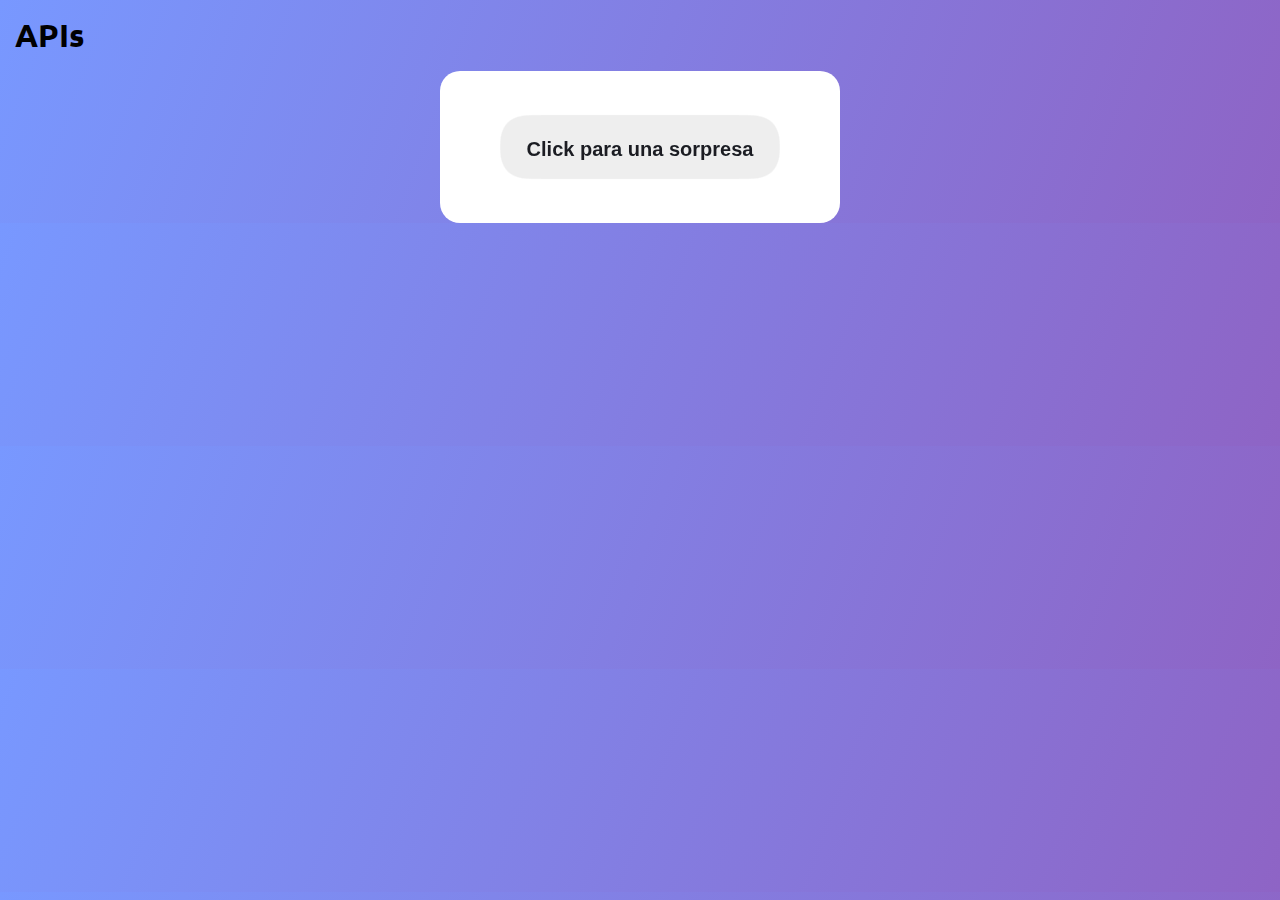
<file: Clase 17/index.html>
<!DOCTYPE html>
<html lang="es">

<head>
    <meta charset="UTF-8">
    <meta http-equiv="X-UA-Compatible" content="IE=edge">
    <meta name="viewport" content="width=device-width, initial-scale=1.0">
    <title>Practicando con APIs</title>
    <link rel="stylesheet" href="./css/styles.css">
</head>

<body>
    <h1>APIs</h1>

    <main>

        <div class="wrapper" id="random">
            <a class="button" href="#">Click para una sorpresa</a>
        </div>

        <!-- Filter: https://css-tricks.com/gooey-effect/ -->
        <svg style="visibility: hidden; position: absolute;" width="0" height="0" xmlns="http://www.w3.org/2000/svg"
            version="1.1">
            <defs>
                <filter id="goo">
                    <feGaussianBlur in="SourceGraphic" stdDeviation="10" result="blur" />
                    <feColorMatrix in="blur" mode="matrix" values="1 0 0 0 0  0 1 0 0 0  0 0 1 0 0  0 0 0 19 -9"
                        result="goo" />
                    <feComposite in="SourceGraphic" in2="goo" operator="atop" />
                </filter>
            </defs>
        </svg>
        <div class="tarjeta">

        </div>
    </main>


    <script src="./js/index.js"></script>
</body>

</html>
</file>
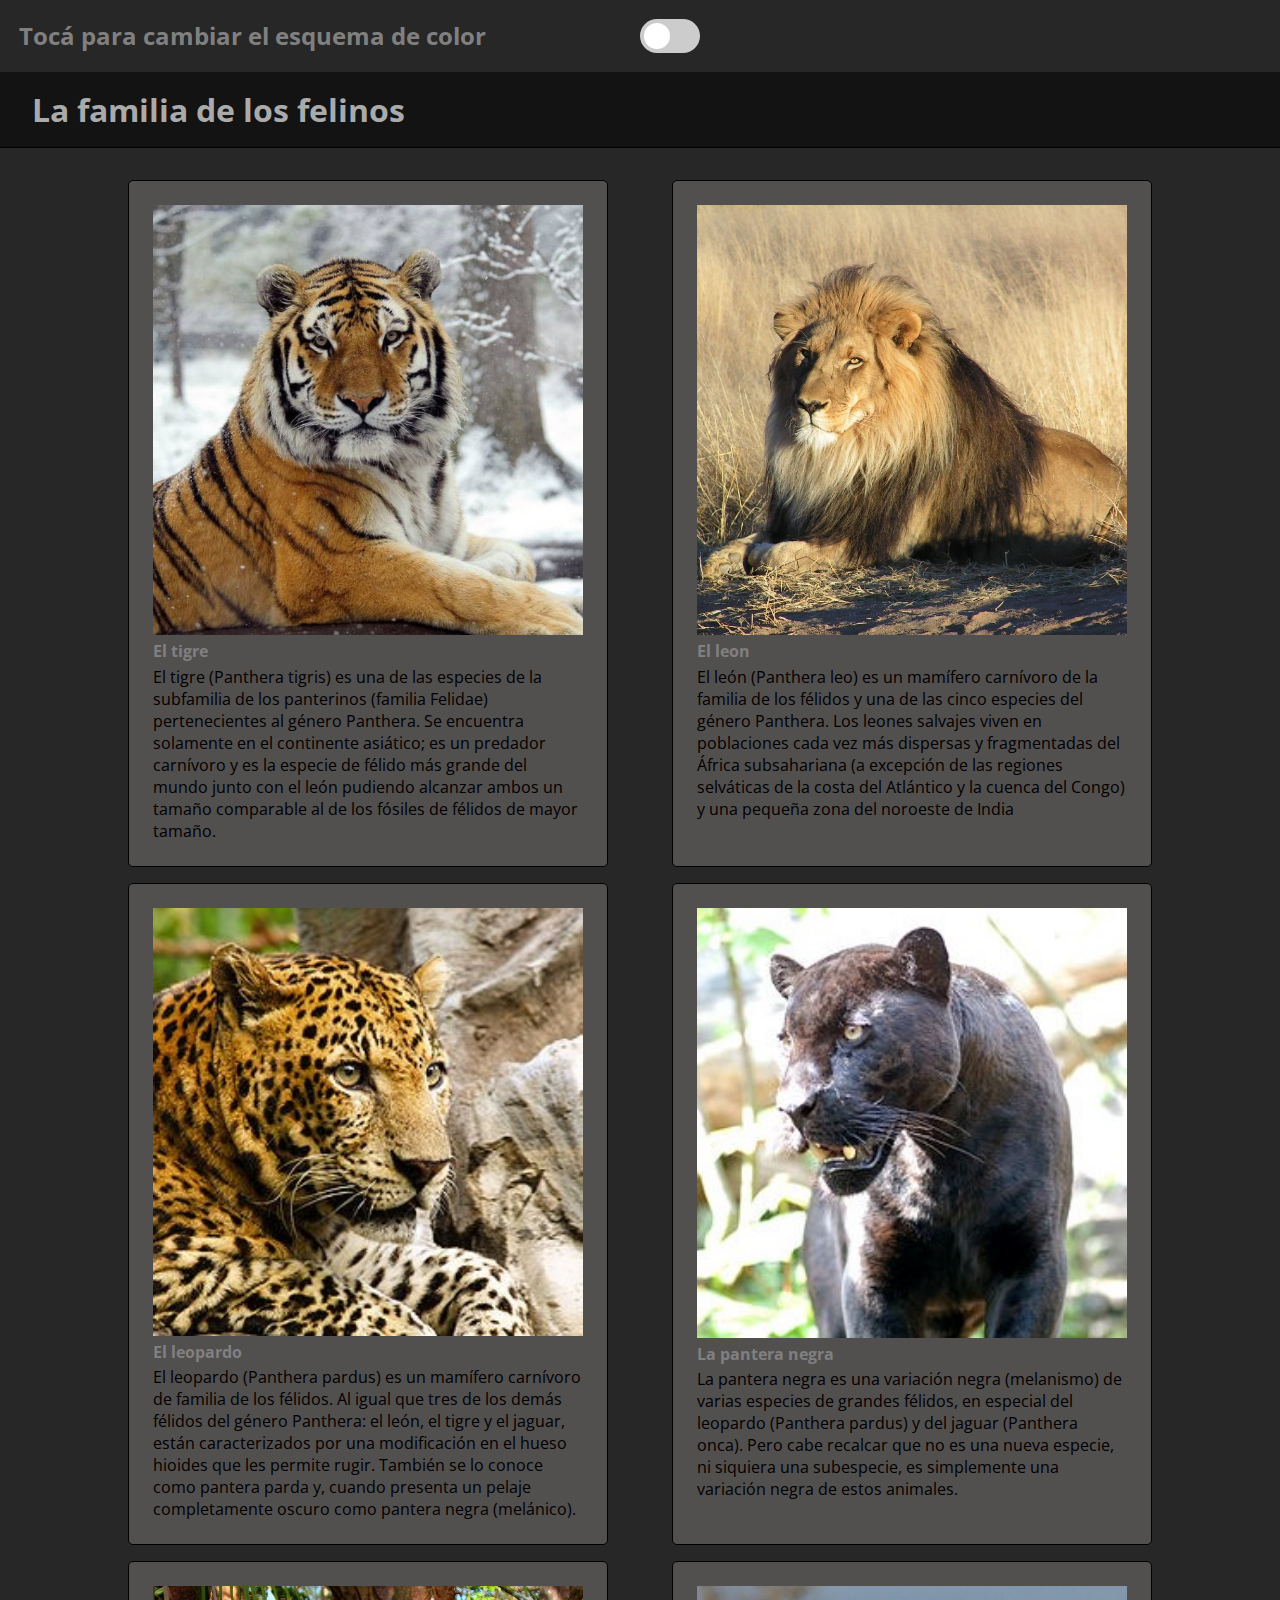
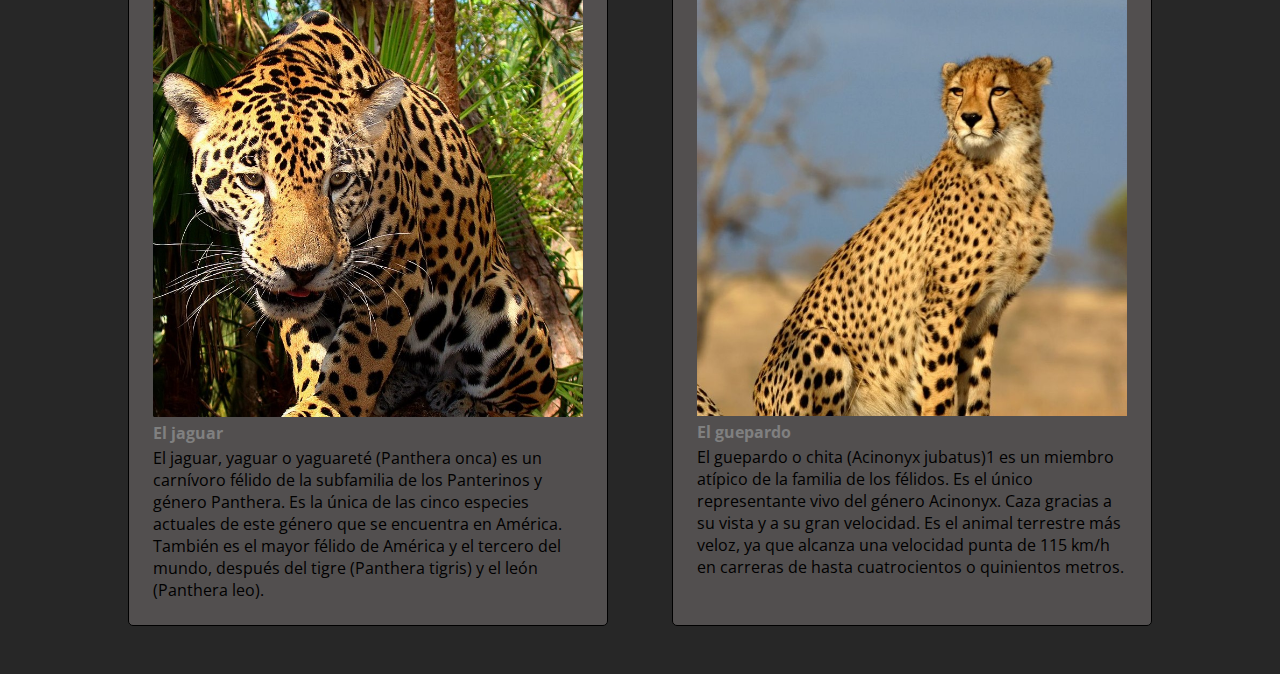
<file: DarkModeButton/index.html>
<!DOCTYPE html>
<html lang="es">
  <head>
    <meta charset="UTF-8" />
    <meta http-equiv="X-UA-Compatible" content="IE=edge" />
    <meta name="viewport" content="width=device-width, initial-scale=1.0" />
    <link rel="stylesheet" href="./css/style.css" />
    <title>Clase 5</title>
  </head>

  <body class="dark">
    <!-- Rounded switch -->
    <div id="modo">
      <h2>Tocá para cambiar el esquema de color</h2>
      <label class="switch">
        <input type="checkbox" onclick="darkMode()" />
        <!-- cuando le das click al boton, vas a ejecutar el darkmode-->
        <!-- el checkbox despues lo ocultas en el css y lo cambias x el botón-->
        <span class="slider round"></span>
      </label>
    </div>
    <h1>La familia de los felinos</h1>
    <div class="contenedor">
      <div class="item">
        <img src="./imagenes/tiger.jpg" />
        <h2>El tigre</h2>
        <p>
          El tigre (Panthera tigris) es una de las especies​ de la subfamilia de
          los panterinos (familia Felidae) pertenecientes al género Panthera. Se
          encuentra solamente en el continente asiático; es un predador
          carnívoro y es la especie de félido más grande del mundo junto con el
          león pudiendo alcanzar ambos un tamaño comparable al de los fósiles de
          félidos de mayor tamaño.
        </p>
      </div>
      <div class="item">
        <img src="./imagenes/leon.jpg" />
        <h2>El leon</h2>
        <p>
          El león (Panthera leo) es un mamífero carnívoro de la familia de los
          félidos y una de las cinco especies del género Panthera. Los leones
          salvajes viven en poblaciones cada vez más dispersas y fragmentadas
          del África subsahariana (a excepción de las regiones selváticas de la
          costa del Atlántico y la cuenca del Congo) y una pequeña zona del
          noroeste de India
        </p>
      </div>
      <div class="item">
        <img src="./imagenes/leopardo.jpg" />
        <h2>El leopardo</h2>
        <p>
          El leopardo (Panthera pardus) es un mamífero carnívoro de familia de
          los félidos. Al igual que tres de los demás félidos del género
          Panthera: el león, el tigre y el jaguar, están caracterizados por una
          modificación en el hueso hioides que les permite rugir. También se lo
          conoce como pantera parda y, cuando presenta un pelaje completamente
          oscuro como pantera negra (melánico).
        </p>
      </div>
      <div class="item">
        <img src="./imagenes/pantera-negra.jpg" />
        <h2>La pantera negra</h2>
        <p>
          La pantera negra es una variación negra (melanismo) de varias especies
          de grandes félidos, en especial del leopardo (Panthera pardus) y del
          jaguar (Panthera onca). Pero cabe recalcar que no es una nueva
          especie, ni siquiera una subespecie, es simplemente una variación
          negra de estos animales.
        </p>
      </div>
      <div class="item">
        <img src="./imagenes/jaguar.jpg" />
        <h2>El jaguar</h2>
        <p>
          El jaguar, yaguar o yaguareté (Panthera onca) es un carnívoro félido
          de la subfamilia de los Panterinos y género Panthera. Es la única de
          las cinco especies actuales de este género que se encuentra en
          América. También es el mayor félido de América y el tercero del mundo,
          después del tigre (Panthera tigris) y el león (Panthera leo).
        </p>
      </div>
      <div class="item">
        <img src="./imagenes/chita.jpg" />
        <h2>El guepardo</h2>
        <p>
          El guepardo o chita (Acinonyx jubatus)1​ es un miembro atípico de la
          familia de los félidos. Es el único representante vivo del género
          Acinonyx. Caza gracias a su vista y a su gran velocidad. Es el animal
          terrestre más veloz, ya que alcanza una velocidad punta de 115 km/h en
          carreras de hasta cuatrocientos o quinientos metros.
        </p>
      </div>
    </div>
    <script src="./js/darkmode.js"></script>
  </body>
</html>
</file>
<file: Clase 17/css/styles.css>
@import url("https://fonts.googleapis.com/css2?family=Ubuntu:wght@300;400;700&display=swap");

:root {
  --primary: #7898ff;
  --secondary: #8e64c5;
  --app-grey: #f2f2f2;
  --bg: #1a1e24;
  --color: #eee;
  --font: Montserrat, Roboto, Helvetica, Arial, sans-serif;
}

* {
  padding: 0;
  margin: 0;
  box-sizing: border-box;
  font-family: "Ubuntu", sans-serif;
}

body {
  background: linear-gradient(110deg, var(--primary), var(--secondary));
}
h1 {
  padding: 15px;
}
main {
  background-color: white;
  text-align: center;
  width: 400px;
  border-radius: 20px;
  margin: 0 auto;
  padding: 20px;
}
main button {
  padding: 5px 15px;
  margin: 15px 0;
}
main img {
  width: 100%;
}

.wrapper {
  padding: 1.5rem 0;
  filter: url("#goo");
}

.button {
  display: inline-block;
  text-align: center;
  background: var(--color);
  color: var(--bg);
  font-weight: bold;
  padding: 1.18em 1.32em 1.03em;
  line-height: 1;
  border-radius: 1em;
  position: relative;
  min-width: 8.23em;
  text-decoration: none;
  font-family: var(--font);
  font-size: 1.25rem;
}

.button:before,
.button:after {
  width: 4.4em;
  height: 2.95em;
  position: absolute;
  content: "";
  display: inline-block;
  background: var(--color);
  border-radius: 50%;
  transition: transform 1s ease;
  transform: scale(0);
  z-index: -1;
}

.button:before {
  top: -25%;
  left: 20%;
}

.button:after {
  bottom: -25%;
  right: 20%;
}

.button:hover:before,
.button:hover:after {
  transform: none;
}
</file>
<file: DarkModeButton/css/style.css>
@import url('https://fonts.googleapis.com/css2?family=Open+Sans:wght@300;400&display=swap');

* {
  margin: 0;
  padding: 0;
  font-family: 'Open Sans', sans-serif;
}

body {
  background-color: rgb(219, 219, 219);
}

#modo{
  display: grid;
  grid-template-columns: 1fr 1fr;
  align-content: center;
  padding: 1.5%;
}

/* The switch - the box around the slider */
.switch {
  position: relative;
  display: inline-block;
  width: 60px;
  height: 34px;
}

/* Hide default HTML checkbox */
.switch input {
  opacity: 0;
  width: 0;
  height: 0;
}

/* The slider */
.slider {
  position: absolute;
  cursor: pointer;
  top: 0;
  left: 0;
  right: 0;
  bottom: 0;
  background-color: #ccc;
  -webkit-transition: .4s;
  transition: .4s;
}

.slider:before {
  position: absolute;
  content: "";
  height: 26px;
  width: 26px;
  left: 4px;
  bottom: 4px;
  background-color: white;
  -webkit-transition: .4s;
  transition: .4s;
}

input:checked + .slider {
  background-color: rgb(19, 19, 19);
}

input:focus + .slider {
  box-shadow: 0 0 1px rgb(19, 19, 19);
}

input:checked + .slider:before {
  -webkit-transform: translateX(26px);
  -ms-transform: translateX(26px);
  transform: translateX(26px);
  -moz-transform: translateX(26px);
  -o-transform: translateX(26px);
}

/* Rounded sliders */
.slider.round {
  border-radius: 34px;
  -webkit-border-radius: 34px;
  -moz-border-radius: 34px;
  -ms-border-radius: 34px;
  -o-border-radius: 34px;
}

.slider.round:before {
  border-radius: 50%;
  -webkit-border-radius: 50%;
  -moz-border-radius: 50%;
  -ms-border-radius: 50%;
  -o-border-radius: 50%;
}

h1 {
  padding: .5em 1em;
  background-color: white;
  border-bottom: 1px solid lightgrey;
  color: grey;
}

h2 {
  color: grey;
}

.contenedor {
  display: flex;
  flex-wrap: wrap;
  justify-content: space-between;
  width: 80%;
  margin: 2em 10%;
}

.item {
  width: 30em;
  background-color: white;
  box-sizing: border-box;
  padding: 1.5em;
  margin-bottom: 1em;
  border-radius: 5px;
  border: 1px solid lightgray;
  -webkit-border-radius: 5px;
  -moz-border-radius: 5px;
  -ms-border-radius: 5px;
  -o-border-radius: 5px;
}

.item img {
  width: 100%;
}

.item h2 {
  font-size: 1em;
  margin-bottom: .2em;
}


/* estilos para tema oscuro ---------------------------------------------------------------------------------------------- */
/* los siguientes estilos son los que usaremos para aplicar el modo oscuro, ustedes deberÃ¡n modificar los selectores para
poder resolver el ejercicio */



.dark
{
  background-color: rgb(39, 39, 39);
}

.dark h1
{ 
  background-color: rgb(19, 19, 19);
  color: rgb(170, 170, 170);
  border-color: black;
}


.dark .item 
{
  background-color: rgb(82, 79, 79);
  border-color: black;
}

.dark h2 p 
{
  color: rgb(230, 230, 230);
}
</file>
